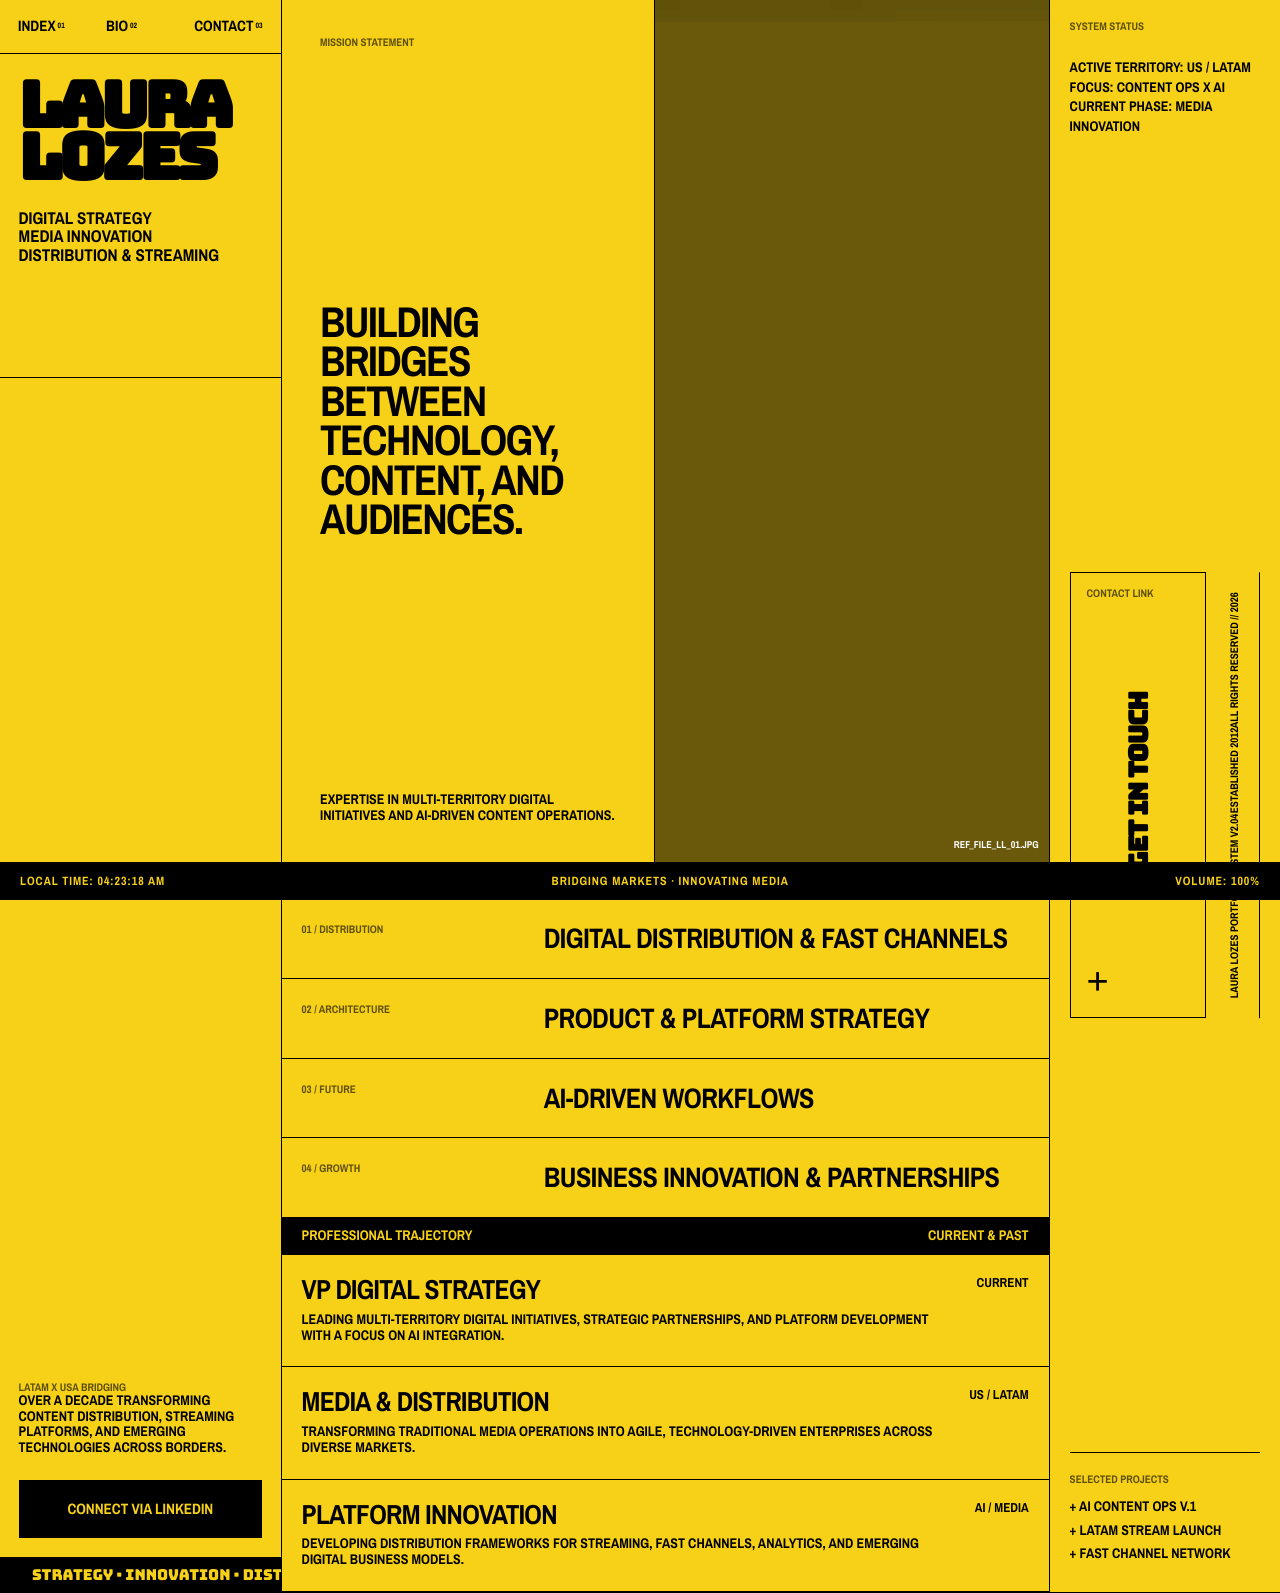
<file: index.html>
<!doctype html>
<html lang="en">
  <head>
    <meta charset="utf-8">
    <meta name="viewport" content="width=device-width, initial-scale=1">
    <title>Laura Lozes | Digital Strategy &amp; Media Innovation</title>
    <meta
      name="description"
      content="Laura Lozes builds bridges between technology, content, and audiences across Latin America and the U.S."
    >
    <meta
      property="og:title"
      content="Laura Lozes | Digital Strategy &amp; Media Innovation"
    >
    <meta
      property="og:description"
      content="Digital Strategy · Media Innovation · Distribution &amp; Streaming"
    >
    <meta property="og:type" content="website">
    <meta property="og:url" content="https://lauralozes.com/">
    <meta property="og:image" content="https://lauralozes.com/assets/laura-headshot.jpg">
    <meta name="twitter:card" content="summary_large_image">
    <meta
      name="twitter:title"
      content="Laura Lozes | Digital Strategy &amp; Media Innovation"
    >
    <meta
      name="twitter:description"
      content="Building bridges between technology, content, and audiences."
    >
    <meta name="twitter:image" content="https://lauralozes.com/assets/laura-headshot.jpg">
    <link rel="canonical" href="https://lauralozes.com/">
    <link rel="preconnect" href="https://fonts.googleapis.com">
    <link rel="preconnect" href="https://fonts.gstatic.com" crossorigin>
    <link
      href="https://fonts.googleapis.com/css2?family=Archivo+Black&amp;family=Archivo+Narrow:wght@400;700;900&amp;family=Bungee&amp;display=swap"
      rel="stylesheet"
    >
    <link rel="stylesheet" href="styles.css">
  </head>
  <body>
    <div class="portfolio-system" id="home">
      <aside class="left-rail" aria-label="Laura Lozes index">
        <nav class="system-nav" aria-label="Primary navigation">
          <a href="#home">Index <sup>01</sup></a>
          <a href="#bio">Bio <sup>02</sup></a>
          <a href="#contact">Contact <sup>03</sup></a>
        </nav>

        <section class="identity-block" aria-labelledby="hero-title">
          <h1 id="hero-title" class="display-title">Laura<br>Lozes</h1>
          <p class="discipline-list">
            Digital Strategy<br>
            Media Innovation<br>
            Distribution &amp; Streaming
          </p>
        </section>

        <section class="left-summary" aria-label="Market bridge summary">
          <p class="micro-label">Latam x USA Bridging</p>
          <p>
            Over a decade transforming content distribution, streaming
            platforms, and emerging technologies across borders.
          </p>
          <a
            class="solid-button"
            href="https://www.linkedin.com/in/laura-lozes-9369363/"
            target="_blank"
            rel="noreferrer"
          >
            Connect via LinkedIn
          </a>
        </section>

        <div class="ticker" aria-hidden="true">
          <span>Strategy · Innovation · Distribution · Streaming · AI Workflows · FAST Channels ·</span>
          <span>Strategy · Innovation · Distribution · Streaming · AI Workflows · FAST Channels ·</span>
        </div>
      </aside>

      <main class="middle-panel">
        <section id="bio" class="mission-panel" aria-labelledby="mission-title">
          <div class="mission-copy">
            <p class="micro-label">Mission Statement</p>
            <h2 id="mission-title">
              Building bridges between technology, content, and audiences.
            </h2>
            <p class="mission-note">
              Expertise in multi-territory digital initiatives and AI-driven
              content operations.
            </p>
          </div>

          <figure class="portrait-panel">
            <img
              src="assets/laura-headshot.jpg"
              alt="Professional headshot of Laura Lozes"
            >
            <figcaption>REF_FILE_LL_01.JPG</figcaption>
          </figure>
        </section>

        <section class="section-label" aria-label="Selected focus areas">
          <span>Selected Focus Areas</span>
          <span>See All +</span>
        </section>

        <section class="data-rows" aria-label="Focus areas">
          <article class="data-row">
            <p class="data-label">01 / Distribution</p>
            <h3>Digital Distribution &amp; FAST Channels</h3>
          </article>
          <article class="data-row">
            <p class="data-label">02 / Architecture</p>
            <h3>Product &amp; Platform Strategy</h3>
          </article>
          <article class="data-row">
            <p class="data-label">03 / Future</p>
            <h3>AI-Driven Workflows</h3>
          </article>
          <article class="data-row">
            <p class="data-label">04 / Growth</p>
            <h3>Business Innovation &amp; Partnerships</h3>
          </article>
        </section>

        <section class="section-label" aria-label="Professional trajectory">
          <span>Professional Trajectory</span>
          <span>Current &amp; Past</span>
        </section>

        <section class="trajectory-list" aria-label="Experience">
          <article class="trajectory-item">
            <div>
              <h3>VP Digital Strategy</h3>
              <p>
                Leading multi-territory digital initiatives, strategic
                partnerships, and platform development with a focus on AI
                integration.
              </p>
            </div>
            <span>Current</span>
          </article>
          <article class="trajectory-item">
            <div>
              <h3>Media &amp; Distribution</h3>
              <p>
                Transforming traditional media operations into agile,
                technology-driven enterprises across diverse markets.
              </p>
            </div>
            <span>US / LATAM</span>
          </article>
          <article class="trajectory-item">
            <div>
              <h3>Platform Innovation</h3>
              <p>
                Developing distribution frameworks for streaming, FAST channels,
                analytics, and emerging digital business models.
              </p>
            </div>
            <span>AI / Media</span>
          </article>
        </section>
      </main>

      <aside id="contact" class="right-rail" aria-label="System status and contact">
        <section class="status-block">
          <p class="micro-label">System Status</p>
          <p>
            Active Territory: US / LATAM<br>
            Focus: Content Ops x AI<br>
            Current Phase: Media Innovation
          </p>
        </section>

        <section class="contact-module">
          <a
            class="contact-box"
            href="https://www.linkedin.com/in/laura-lozes-9369363/"
            target="_blank"
            rel="noreferrer"
            aria-label="Contact Laura Lozes on LinkedIn"
          >
            <span class="data-label">Contact Link</span>
            <strong>Get in Touch</strong>
            <span class="plus">+</span>
          </a>
          <div class="vertical-meta" aria-hidden="true">
            <span>Laura Lozes Portfolio System v2.04</span>
            <span>Established 2012</span>
            <span>All Rights Reserved // 2026</span>
          </div>
        </section>

        <section class="projects-mini" aria-label="Selected projects">
          <p class="micro-label">Selected Projects</p>
          <ul>
            <li>AI Content Ops v.1</li>
            <li>LATAM Stream Launch</li>
            <li>FAST Channel Network</li>
          </ul>
        </section>
      </aside>
    </div>

    <footer class="system-footer">
      <span>Local Time: <span id="time">--:--:--</span></span>
      <span>Bridging Markets · Innovating Media</span>
      <span>Volume: 100%</span>
    </footer>

    <script src="script.js"></script>
  </body>
</html>
</file>
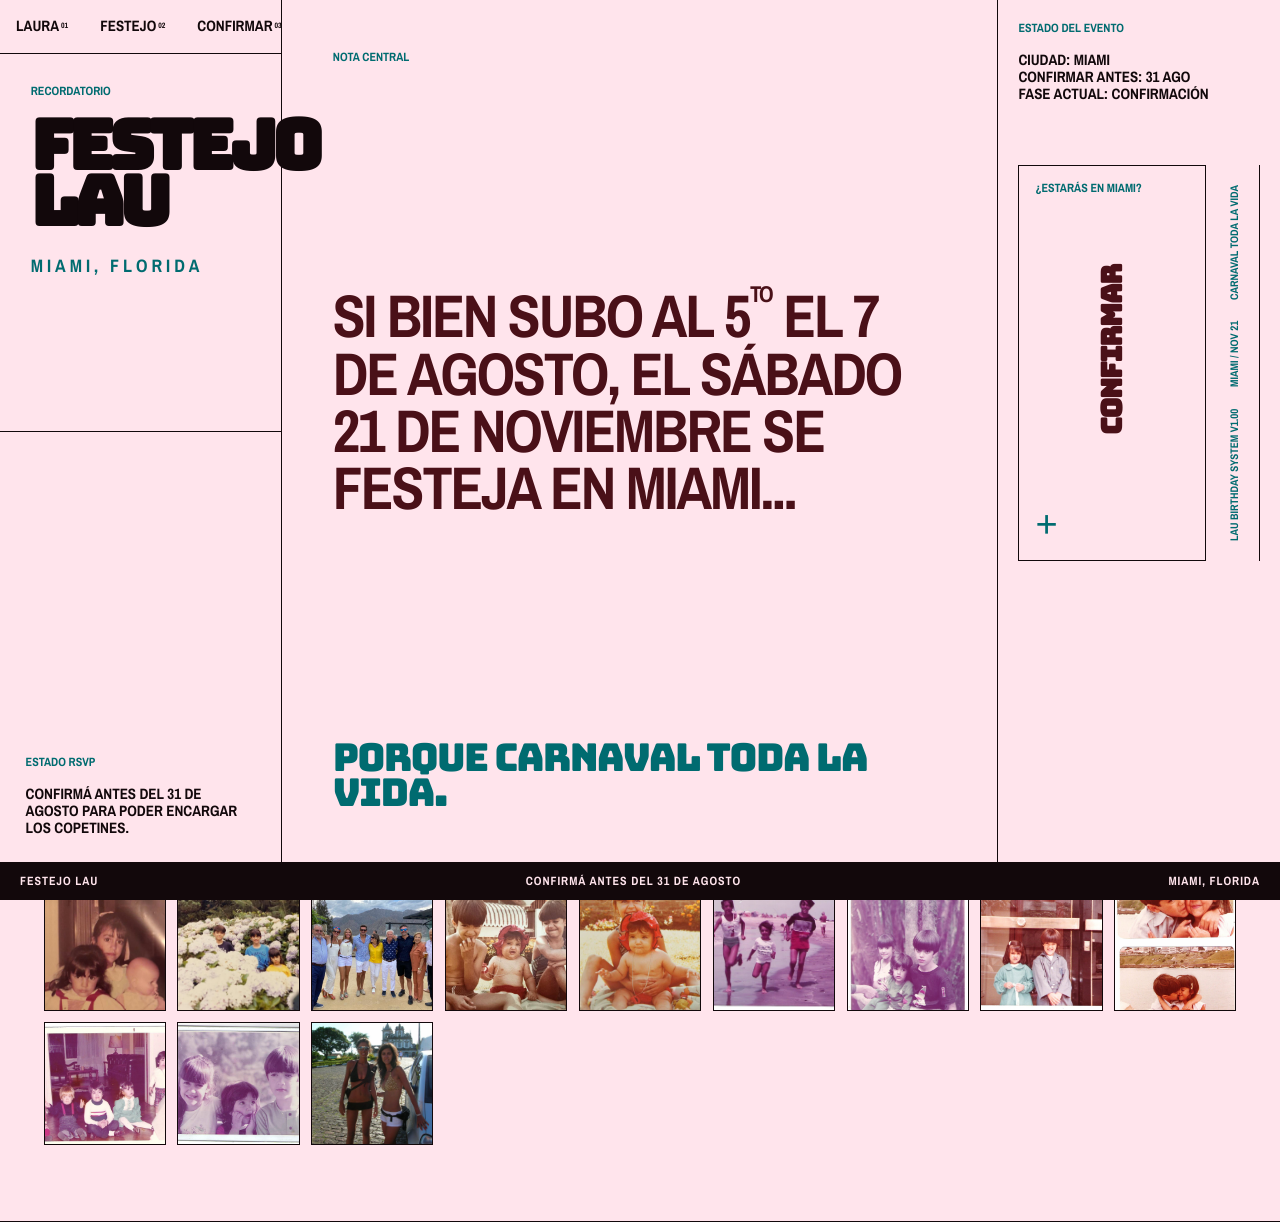
<file: cumple/index.html>
<!doctype html>
<html lang="es">
  <head>
    <meta charset="utf-8">
    <meta name="viewport" content="width=device-width, initial-scale=1">
    <title>Festejo Lau | Laura Lozes</title>
    <meta
      name="description"
      content="Recordatorio para el festejo de Lau en Miami."
    >
    <meta property="og:title" content="Festejo Lau">
    <meta
      property="og:description"
      content="Confirmá si estarás en Miami para el festejo de Lau."
    >
    <meta property="og:type" content="website">
    <meta property="og:url" content="https://lauralozes.com/cumple/">
    <meta name="twitter:card" content="summary">
    <link rel="canonical" href="https://lauralozes.com/cumple/">
    <link rel="preconnect" href="https://fonts.googleapis.com">
    <link rel="preconnect" href="https://fonts.gstatic.com" crossorigin>
    <link
      href="https://fonts.googleapis.com/css2?family=Archivo+Black&amp;family=Archivo+Narrow:wght@400;700;900&amp;family=Bungee&amp;display=swap"
      rel="stylesheet"
    >
    <link rel="stylesheet" href="styles.css?v=minimal-gallery">
  </head>
  <body>
    <main class="cumple-system">
      <aside class="event-rail" aria-label="Festejo Lau">
        <nav class="event-nav" aria-label="Navigation">
          <a href="/">Laura <sup>01</sup></a>
          <a href="#recordatorio">Festejo <sup>02</sup></a>
          <a href="#confirmar">Confirmar <sup>03</sup></a>
        </nav>

        <section class="event-title-block">
          <p class="micro-label">Recordatorio</p>
          <h1>Festejo<br>Lau</h1>
          <p class="event-kicker">Miami, Florida</p>
        </section>

        <section class="event-note">
          <p class="micro-label">Estado RSVP</p>
          <p>
            Confirmá antes del 31 de agosto para poder encargar los copetines.
          </p>
        </section>
      </aside>

      <section id="recordatorio" class="invite-panel" aria-labelledby="invite-title">
        <div class="invite-copy">
          <p class="micro-label">Nota Central</p>
          <h2 id="invite-title">
            Si bien subo al 5<sup class="ordinal-suffix">to</sup> el 7 de
            agosto, el sábado 21 de noviembre se festeja en Miami...
          </h2>
          <p class="carnaval">Porque carnaval toda la vida.</p>
        </div>
      </section>

      <aside id="confirmar" class="confirm-rail" aria-label="Confirm RSVP">
        <section class="date-block">
          <p class="micro-label">Estado del Evento</p>
          <p>
            Ciudad: Miami<br>
            Confirmar Antes: 31 Ago<br>
            Fase Actual: Confirmación
          </p>
        </section>

        <section class="rsvp-module">
          <a
            class="rsvp-box"
            href="https://docs.google.com/forms/d/e/1FAIpQLSdrkZthtlomDxTqO090mEGftI1Su4GBKMhbX-V1T3aHiUnGdw/viewform?pli=1"
            target="_blank"
            rel="noreferrer"
          >
            <span class="micro-label">¿Estarás en Miami?</span>
            <strong>Confirmar</strong>
            <span class="plus">+</span>
          </a>
          <div class="vertical-meta" aria-hidden="true">
            <span>Lau Birthday System v1.00</span>
            <span>Miami / Nov 21</span>
            <span>Carnaval Toda La Vida</span>
          </div>
        </section>
      </aside>
    </main>

    <section id="archivo" class="memory-gallery" aria-label="Fotos de recuerdo de Lau">
      <div class="photo-grid" aria-label="Fotos de recuerdo de Lau">
        <figure class="photo-card">
          <img
            src="/assets/cumple/festejo-01.jpg"
            alt="Foto de recuerdo de Lau 01"
            loading="lazy"
            decoding="async"
          >
        </figure>
        <figure class="photo-card">
          <img
            src="/assets/cumple/festejo-02.jpg"
            alt="Foto de recuerdo de Lau 02"
            loading="lazy"
            decoding="async"
          >
        </figure>
        <figure class="photo-card">
          <img
            src="/assets/cumple/festejo-03.jpg"
            alt="Foto de recuerdo de Lau 03"
            loading="lazy"
            decoding="async"
          >
        </figure>
        <figure class="photo-card">
          <img
            src="/assets/cumple/festejo-04.jpg"
            alt="Foto de recuerdo de Lau 04"
            loading="lazy"
            decoding="async"
          >
        </figure>
        <figure class="photo-card">
          <img
            src="/assets/cumple/festejo-05.jpg"
            alt="Foto de recuerdo de Lau 05"
            loading="lazy"
            decoding="async"
          >
        </figure>
        <figure class="photo-card">
          <img
            src="/assets/cumple/festejo-06.jpg"
            alt="Foto de recuerdo de Lau 06"
            loading="lazy"
            decoding="async"
          >
        </figure>
        <figure class="photo-card">
          <img
            src="/assets/cumple/festejo-07.jpg"
            alt="Foto de recuerdo de Lau 07"
            loading="lazy"
            decoding="async"
          >
        </figure>
        <figure class="photo-card">
          <img
            src="/assets/cumple/festejo-08.jpg"
            alt="Foto de recuerdo de Lau 08"
            loading="lazy"
            decoding="async"
          >
        </figure>
        <figure class="photo-card">
          <img
            src="/assets/cumple/festejo-09.jpg"
            alt="Foto de recuerdo de Lau 09"
            loading="lazy"
            decoding="async"
          >
        </figure>
        <figure class="photo-card">
          <img
            src="/assets/cumple/festejo-10.jpg"
            alt="Foto de recuerdo de Lau 10"
            loading="lazy"
            decoding="async"
          >
        </figure>
        <figure class="photo-card">
          <img
            src="/assets/cumple/festejo-11.jpg"
            alt="Foto de recuerdo de Lau 11"
            loading="lazy"
            decoding="async"
          >
        </figure>
        <figure class="photo-card">
          <img
            src="/assets/cumple/festejo-12.jpg"
            alt="Foto de recuerdo de Lau 12"
            loading="lazy"
            decoding="async"
          >
        </figure>
      </div>
    </section>

    <footer class="event-footer">
      <span>Festejo Lau</span>
      <span>Confirmá antes del 31 de agosto</span>
      <span>Miami, Florida</span>
    </footer>
  </body>
</html>
</file>
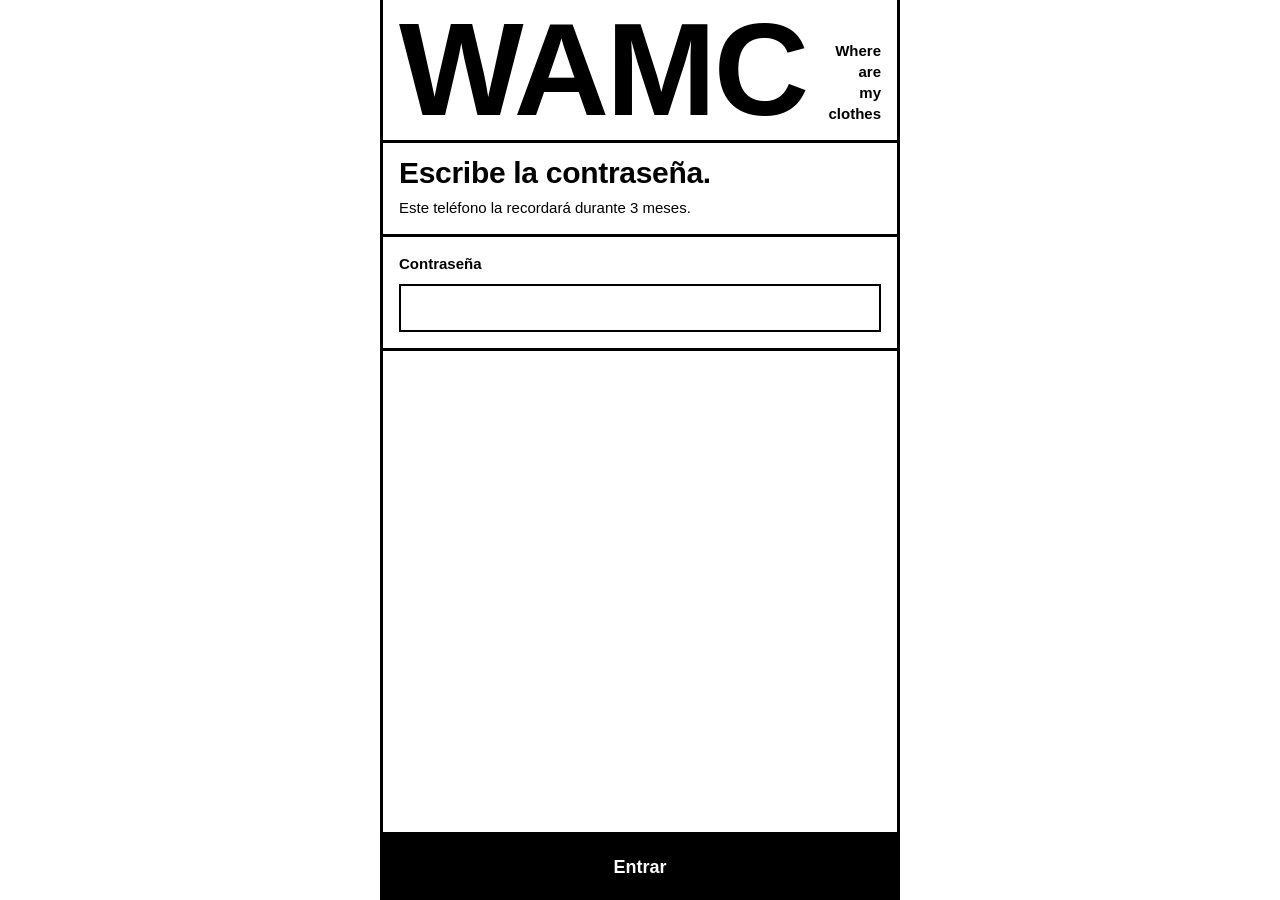
<file: wamc/index.html>
<!doctype html>
<html lang="es">
<head>
<meta charset="utf-8">
<meta name="viewport" content="width=device-width, initial-scale=1, viewport-fit=cover">
<meta name="theme-color" content="#ffffff">
<meta name="robots" content="noindex">
<meta http-equiv="Content-Security-Policy" content="default-src 'self'; img-src 'self' data: blob:; style-src 'self' 'unsafe-inline' https://fonts.googleapis.com; font-src https://fonts.gstatic.com; script-src 'self' 'unsafe-inline'">
<title>WAMC · Where Are My Clothes</title>
<link rel="preconnect" href="https://fonts.googleapis.com">
<link rel="preconnect" href="https://fonts.gstatic.com" crossorigin>
<link rel="stylesheet" href="https://fonts.googleapis.com/css2?family=Archivo:wdth,wght@62..125,400..900&display=swap">
<style>
  /* Ink Brutalist: black ink on white paper, heavy rules, one typeface, yellow for attention only. */
  :root {
    --white: #ffffff;
    --black: #000000;
    --grey: #767676;
    --mark: #ffe500;
    --error: #e4002b;
    --rule: 3px;
    --pad: 16px;
    --col: 520px; /* phone column; wider screens show the same layout centred */
    --font: 'Archivo', 'Helvetica Neue', Helvetica, Arial, sans-serif;
    color-scheme: light;
  }
  * { box-sizing: border-box; }
  html, body { margin: 0; }
  body {
    background: var(--white);
    color: var(--black);
    font: 400 15px/1.4 var(--font);
    -webkit-font-smoothing: antialiased;
    -webkit-tap-highlight-color: transparent;
    -webkit-text-size-adjust: 100%;
    overscroll-behavior-y: none;
  }
  body.locked { overflow: hidden; }
  p { margin: 0; }
  [hidden] { display: none !important; }

  .app {
    max-width: var(--col);
    min-height: 100vh;
    min-height: 100dvh;
    margin: 0 auto;
    padding-top: env(safe-area-inset-top);
    padding-bottom: calc(66px + env(safe-area-inset-bottom));
    overflow-x: clip;
  }
  @media (min-width: 527px) {
    .app, .sheet { border-inline: var(--rule) solid var(--black); }
  }
  .strip {
    padding: 16px var(--pad);
    border-bottom: var(--rule) solid var(--black);
  }

  /* ── Type ── */
  h1, h2, .item b {
    margin: 0;
    font-weight: 800;
    font-stretch: 62%;
    line-height: 0.92;
    letter-spacing: -0.01em;
  }
  h1 {
    font-size: clamp(64px, 26vw, 132px);
    line-height: 0.82;
    letter-spacing: -0.02em;
  }
  h2 { font-size: 30px; }
  .quiet { color: var(--grey); font-size: 13px; }
  .error { color: var(--error); font-weight: 600; }

  .masthead { display: flex; align-items: flex-end; justify-content: space-between; gap: 12px; }
  .masthead p { font-weight: 600; text-align: right; }

  /* ── Controls ── */
  button, input { font: inherit; color: inherit; }
  button {
    border: 2px solid var(--black);
    border-radius: 0;
    background: var(--white);
    min-height: 44px;
    padding: 9px 14px;
    font-weight: 600;
    cursor: pointer;
    touch-action: manipulation;
    -webkit-user-select: none;
    user-select: none;
  }
  button.primary,
  button:active {
    background: var(--black);
    color: var(--white);
  }
  button[aria-pressed='true'],
  button.primary:active {
    background: var(--mark);
    color: var(--black);
  }
  @media (hover: hover) {
    button:hover { background: var(--black); color: var(--white); }
    button[aria-pressed='true']:hover,
    button.primary:hover { background: var(--mark); color: var(--black); }
  }
  :focus-visible {
    outline: 3px solid var(--mark);
    outline-offset: 2px;
    box-shadow: 0 0 0 2px var(--black);
  }
  input[type='search'],
  input[type='text'],
  input[type='date'],
  input[type='password'] {
    display: block;
    width: 100%;
    min-height: 48px;
    padding: 11px 12px;
    font-size: 16px; /* below 16px iOS zooms the page on focus */
    background: var(--white);
    border: 2px solid var(--black);
    border-radius: 0;
    -webkit-appearance: none;
    appearance: none;
  }
  input::placeholder { color: var(--grey); opacity: 1; }
  input:focus {
    outline: 3px solid var(--mark);
    outline-offset: 2px;
    box-shadow: 0 0 0 2px var(--black);
  }
  label, .label { display: block; margin-bottom: 10px; font-weight: 600; }
  label .quiet, .label .quiet { margin-left: 6px; font-weight: 400; }

  /* ── Garments: a ruled sheet, one cell per garment ── */
  /* every cell draws its right rule; the last column's is pushed off the edge and clipped */
  .grid {
    display: grid;
    grid-template-columns: 1fr 1fr;
    margin-right: calc(-1 * var(--rule));
  }
  .item {
    display: flex;
    flex-direction: column;
    min-width: 0;
    padding: 0;
    border: 0;
    border-right: var(--rule) solid var(--black);
    border-bottom: var(--rule) solid var(--black);
    background: var(--white);
    color: var(--black);
    text-align: left;
    font-weight: 400;
  }
  .item:active { background: var(--mark); color: var(--black); }
  @media (hover: hover) { .item:hover { background: var(--mark); color: var(--black); } }
  .item img {
    display: block;
    width: 100%;
    aspect-ratio: 1;
    object-fit: cover;
    border-bottom: 1.5px solid var(--black);
  }
  .item div { padding: 10px var(--pad) 14px; overflow-wrap: anywhere; }
  .item span { display: block; margin-bottom: 6px; font-size: 13px; }
  .item b { display: block; font-size: 24px; }

  .empty h2 { margin-bottom: 10px; }

  .add {
    position: fixed;
    left: 50%;
    bottom: 0;
    width: min(100%, var(--col));
    transform: translateX(-50%);
    padding: 20px var(--pad) calc(20px + env(safe-area-inset-bottom));
    border-width: var(--rule) 0 0;
    font-size: 18px;
    text-align: left;
  }

  /* ── Garment sheet ── */
  .sheet {
    position: fixed;
    top: 0;
    bottom: 0;
    left: 50%;
    width: min(100%, var(--col));
    transform: translateX(-50%);
    display: flex;
    flex-direction: column;
    overflow-y: auto;
    overscroll-behavior: contain;
    background: var(--white);
    padding-top: env(safe-area-inset-top);
  }
  .sheet > form, .sheet-body { flex: 1 0 auto; display: flex; flex-direction: column; }
  .sheet-head { display: flex; align-items: flex-end; justify-content: space-between; gap: 12px; }
  .thumb {
    display: block;
    flex: none;
    width: 132px;
    height: 132px;
    object-fit: cover;
    border: 2px solid var(--black);
  }
  .row { display: flex; align-items: flex-end; gap: 8px; }
  .row input { flex: 1; min-width: 0; }
  .stack { display: flex; flex-direction: column; align-items: flex-start; gap: 8px; }
  .strip .second { margin-top: 16px; }
  .uses:empty + .second { margin-top: 0; }

  /* ── Garment detail: the place is the answer, so it is the poster ── */
  .poster {
    margin-top: 8px;
    font-size: clamp(44px, 15vw, 76px);
    line-height: 0.86;
    letter-spacing: -0.02em;
    overflow-wrap: anywhere;
  }
  .full { display: block; width: 100%; border-bottom: var(--rule) solid var(--black); }
  .strip .full { border: 2px solid var(--black); }
  .fact { font-size: 24px; font-weight: 800; font-stretch: 62%; line-height: 1; overflow-wrap: anywhere; }
  .facts { display: flex; gap: 28px; }
  .uses { list-style: none; margin: 0; padding: 0; }
  .uses li {
    display: flex;
    align-items: center;
    justify-content: space-between;
    gap: 12px;
    padding: 10px 0;
    border-top: 1.5px solid var(--black);
  }
  .uses .fact + p { margin-top: 4px; }
  .gate h2 { margin-bottom: 10px; }
  .gate #repeatWrap, .gate .error { margin-top: 16px; }
  button:disabled { border-color: var(--grey); color: var(--grey); cursor: default; }
  button.primary:disabled { background: var(--grey); color: var(--white); }
  .chips { display: flex; flex-wrap: wrap; gap: 8px; }
  .chips:not(:empty) { margin-bottom: 10px; }
  .actions {
    position: sticky;
    bottom: 0;
    display: flex;
    gap: 2px;
    margin-top: auto;
    background: var(--black);
    border-top: var(--rule) solid var(--black);
  }
  .actions button {
    flex: 1;
    border: 0;
    padding: 20px 10px calc(20px + env(safe-area-inset-bottom));
    font-size: 18px;
  }
  .actions .danger { flex: 0 0 auto; padding-inline: 18px; color: var(--error); }
  .actions .danger:active { background: var(--error); color: var(--white); }
  @media (hover: hover) { .actions .danger:hover { background: var(--error); color: var(--white); } }
</style>
</head>
<body>
<main class="app">
  <header class="strip masthead">
    <h1>WAMC</h1>
    <p>Where are<br>my clothes<br><span id="count" class="quiet"></span></p>
  </header>

  <div id="searchStrip" class="strip" hidden>
    <input id="search" type="search" placeholder="Buscar prenda, AKA, color o lugar" aria-label="Buscar prenda, AKA, color o lugar" autocomplete="off" enterkeyhint="search">
  </div>
  <div id="grid" class="grid"></div>
  <div id="empty" class="strip empty" hidden>
    <h2 id="emptyTitle"></h2>
    <p id="emptyText"></p>
  </div>
  <div id="logoutStrip" class="strip" hidden>
    <button id="logout" type="button">Cerrar sesión</button>
  </div>
</main>

<button id="add" class="add primary" type="button" hidden>Añadir prenda</button>
<input id="camera" type="file" accept="image/*" capture="environment" hidden>
<input id="placeCamera" type="file" accept="image/*" capture="environment" hidden>

<section id="sheet" class="sheet" hidden>
  <form id="form" autocomplete="off">
    <div class="strip sheet-head">
      <h2 id="sheetTitle"></h2>
      <img id="preview" class="thumb" alt="Foto de la prenda">
    </div>

    <div class="strip">
      <label for="type">Tipo de prenda</label>
      <div id="typeChips" class="chips"></div>
      <input id="type" type="text" placeholder="Camiseta, pantalón" maxlength="40" autocapitalize="sentences" enterkeyhint="next" required>
    </div>

    <div class="strip">
      <label for="place">Dónde está</label>
      <div id="placeChips" class="chips"></div>
      <input id="place" type="text" placeholder="Armario, cajón 2, maleta" maxlength="60" autocapitalize="sentences" enterkeyhint="next" required>
    </div>

    <div class="strip">
      <label for="aka">AKA <span class="quiet">Opcional</span></label>
      <input id="aka" type="text" placeholder="Conjuntito Carmen" maxlength="60" autocapitalize="sentences" enterkeyhint="next">
    </div>

    <div class="strip">
      <label for="color">Color <span class="quiet">Opcional</span></label>
      <div id="colorChips" class="chips"></div>
      <input id="color" type="text" placeholder="Rosa, azul marino" maxlength="30" autocapitalize="sentences" enterkeyhint="next">
    </div>

    <div class="strip">
      <label for="fabric">Tipo de tela <span class="quiet">Opcional</span></label>
      <div id="fabricChips" class="chips"></div>
      <input id="fabric" type="text" placeholder="Lino, algodón" maxlength="30" autocapitalize="sentences" enterkeyhint="next">
    </div>

    <div class="strip">
      <p class="label">Foto del lugar <span class="quiet">Opcional</span></p>
      <div class="row">
        <img id="placePreview" class="thumb" alt="Foto del lugar" hidden>
        <div class="stack">
          <button id="placeShot" type="button">Hacer foto del lugar</button>
          <button id="placeRemove" type="button" hidden>Quitar foto</button>
        </div>
      </div>
    </div>

    <div class="strip">
      <p class="label">Cuándo lo usé <span class="quiet">Opcional</span></p>
      <ul id="wornList" class="uses"></ul>
      <label for="wornDate" class="second">Fecha</label>
      <div class="row">
        <input id="wornDate" type="date">
        <button id="wornToday" type="button">Hoy</button>
      </div>
      <label for="wornPlace" class="second">Dónde lo usé</label>
      <input id="wornPlace" type="text" placeholder="Boda, oficina, viaje" maxlength="60" autocapitalize="sentences" enterkeyhint="done">
      <button id="wornAdd" class="second" type="button">Añadir otro uso</button>
    </div>

    <p id="formError" class="strip error" role="alert" hidden></p>

    <div class="actions">
      <button id="del" class="danger" type="button" hidden>Borrar</button>
      <button id="cancel" type="button">Cancelar</button>
      <button id="save" class="primary" type="submit">Guardar</button>
    </div>
  </form>
</section>

<section id="detail" class="sheet" hidden>
  <div class="sheet-body">
    <div class="strip">
      <p id="detailType" class="label"></p>
      <h2 id="detailPlace" class="poster"></h2>
    </div>
    <img id="detailPhoto" class="full" alt="">
    <div id="detailAkaStrip" class="strip" hidden>
      <p class="label">AKA</p>
      <p id="detailAka" class="fact"></p>
    </div>
    <div id="detailFacts" class="strip facts" hidden>
      <div id="detailColorBox">
        <p class="label">Color</p>
        <p id="detailColor" class="fact"></p>
      </div>
      <div id="detailFabricBox">
        <p class="label">Tipo de tela</p>
        <p id="detailFabric" class="fact"></p>
      </div>
    </div>
    <div id="detailPlaceStrip" class="strip" hidden>
      <p class="label">Foto del lugar</p>
      <img id="detailPlacePhoto" class="full" alt="Foto del lugar">
    </div>
    <div id="detailWornStrip" class="strip" hidden>
      <p class="label">Cuándo lo usé</p>
      <ul id="detailWorn" class="uses"></ul>
    </div>
    <div class="actions">
      <button id="detailClose" type="button">Cerrar</button>
      <button id="detailEdit" class="primary" type="button">Editar</button>
    </div>
  </div>
</section>

<section id="gate" class="sheet gate" hidden>
  <form id="gateForm">
    <header class="strip masthead">
      <h1>WAMC</h1>
      <p>Where are<br>my clothes</p>
    </header>
    <div class="strip">
      <h2 id="gateTitle"></h2>
      <p id="gateText"></p>
    </div>
    <div class="strip">
      <label for="password">Contraseña</label>
      <input id="password" type="password" minlength="8" maxlength="200" autocomplete="current-password" required>
      <div id="repeatWrap" hidden>
        <label for="password2">Repite la contraseña</label>
        <input id="password2" type="password" maxlength="200" autocomplete="new-password">
      </div>
      <p id="gateError" class="error" role="alert" hidden></p>
    </div>
    <div class="actions">
      <button id="enter" class="primary" type="submit">Entrar</button>
    </div>
  </form>
</section>

<script>
(() => {
  const TYPES = ['Camiseta', 'Camisa', 'Jersey', 'Pantalón', 'Falda', 'Vestido', 'Chaqueta', 'Abrigo', 'Zapatos', 'Accesorio'];
  const COLORS = ['Blanco', 'Negro', 'Gris', 'Azul', 'Rojo', 'Verde', 'Amarillo', 'Rosa', 'Naranja', 'Morado', 'Marrón', 'Beige'];
  const FABRICS = ['Algodón', 'Lino', 'Lana', 'Seda', 'Vaquero', 'Poliéster', 'Punto', 'Cuero'];
  const MAX_SIDE = 1000;

  const $ = (id) => document.getElementById(id);
  const grid = $('grid'), empty = $('empty'), search = $('search');
  const sheet = $('sheet'), detail = $('detail'), gate = $('gate');
  const typeInput = $('type'), placeInput = $('place'), preview = $('preview');
  const akaInput = $('aka'), colorInput = $('color'), fabricInput = $('fabric');

  let items = [];
  let editing = null; // a saved garment being edited, or { blob } for a new one; placeBlob / removePlacePhoto track the place photo
  let viewing = null;
  let gateMode = 'login';

  // --- server (photos and list live on the hosting, nothing is kept on the phone) ---
  async function api(action, body) {
    const options = { headers: { 'X-WAMC': '1' }, credentials: 'same-origin' };
    if (body instanceof FormData) {
      Object.assign(options, { method: 'POST', body });
    } else if (body) {
      Object.assign(options, { method: 'POST', body: JSON.stringify(body) });
      options.headers['Content-Type'] = 'application/json';
    }
    let res;
    try {
      res = await fetch('api.php?a=' + action, options);
    } catch (err) {
      throw new Error('Sin conexión. Comprueba internet y vuelve a intentarlo.');
    }
    const data = await res.json().catch(() => ({}));
    if (res.status === 401 && action !== 'login') showGate('login');
    if (!res.ok) throw new Error(data.error || 'El servidor ha fallado. Vuelve a intentarlo.');
    return data;
  }

  const photoUrl = (name) => 'api.php?a=photo&f=' + name;

  // Show a freshly taken photo (Blob), a saved one (name), or nothing.
  function setImage(img, source) {
    if (img.src.startsWith('blob:')) URL.revokeObjectURL(img.src);
    if (!source) img.removeAttribute('src');
    else img.src = source instanceof Blob ? URL.createObjectURL(source) : photoUrl(source);
  }

  // Only one full-screen layer is open at a time; the page behind must not scroll.
  function show(layer) {
    for (const each of [sheet, detail, gate]) each.hidden = each !== layer;
    document.body.classList.toggle('locked', Boolean(layer));
    if (layer) layer.scrollTop = 0;
  }

  // Lower case without accents, so "marron" finds "Marrón".
  const plain = (text) => text.toLowerCase().normalize('NFD').replace(/[\u0300-\u036f]/g, '');

  function today() {
    const now = new Date();
    return [now.getFullYear(), String(now.getMonth() + 1).padStart(2, '0'), String(now.getDate()).padStart(2, '0')].join('-');
  }

  function longDate(iso) {
    const [year, month, day] = iso.split('-').map(Number);
    return new Date(year, month - 1, day).toLocaleDateString('es', { day: 'numeric', month: 'long', year: 'numeric' });
  }

  async function load() {
    items = (await api('list')).items.reverse(); // the server keeps them oldest first
    render();
  }

  // --- photo ---
  function loadImage(file) {
    return new Promise((resolve, reject) => {
      const url = URL.createObjectURL(file);
      const img = new Image();
      img.onload = () => { URL.revokeObjectURL(url); resolve(img); };
      img.onerror = () => { URL.revokeObjectURL(url); reject(new Error('No se ha podido leer la foto. Prueba a hacerla otra vez.')); };
      img.src = url;
    });
  }

  async function shrink(file) {
    const img = await loadImage(file);
    const scale = Math.min(1, MAX_SIDE / Math.max(img.width, img.height));
    const canvas = document.createElement('canvas');
    canvas.width = Math.round(img.width * scale);
    canvas.height = Math.round(img.height * scale);
    canvas.getContext('2d').drawImage(img, 0, 0, canvas.width, canvas.height);
    return new Promise((resolve, reject) => {
      canvas.toBlob((blob) => blob ? resolve(blob) : reject(new Error('No se ha podido preparar la foto.')), 'image/jpeg', 0.8);
    });
  }

  // --- ui ---
  function say(el, message) {
    el.textContent = message || '';
    el.hidden = !message;
  }

  function chips(container, values, input) {
    container.replaceChildren(...values.map((value) => {
      const b = document.createElement('button');
      b.type = 'button';
      b.className = 'chip';
      b.textContent = value;
      b.onclick = () => {
        input.value = b.getAttribute('aria-pressed') === 'true' ? '' : value; // tapping the selected one clears it
        mark(container, input);
      };
      return b;
    }));
    mark(container, input);
  }

  function mark(container, input) {
    const current = input.value.trim().toLowerCase();
    for (const chip of container.children) {
      chip.setAttribute('aria-pressed', String(chip.textContent.toLowerCase() === current));
    }
  }

  // Values already used for a field, newest first, then any starter suggestions not yet used.
  function suggestions(field, starters = []) {
    const seen = new Map();
    for (const value of [...items.map((it) => it[field]), ...starters]) {
      if (!value) continue;
      const key = value.toLowerCase();
      if (!seen.has(key)) seen.set(key, value);
    }
    return [...seen.values()].slice(0, 16);
  }

  function showPlacePhoto() {
    const source = editing.placeBlob || (!editing.removePlacePhoto && editing.placePhoto) || null;
    setImage($('placePreview'), source);
    $('placePreview').hidden = $('placeRemove').hidden = !source;
    $('placeShot').textContent = source ? 'Cambiar foto' : 'Hacer foto del lugar';
  }

  // One line of the "when I wore it" list; with onRemove it gets a remove button.
  function useRow(use, onRemove) {
    const row = document.createElement('li');
    const text = document.createElement('div');
    const main = document.createElement('p');
    main.className = 'fact';
    main.textContent = use.date ? longDate(use.date) : use.place;
    text.append(main);
    if (use.date && use.place) {
      const where = document.createElement('p');
      where.textContent = use.place;
      text.append(where);
    }
    row.append(text);
    if (onRemove) {
      const remove = document.createElement('button');
      remove.type = 'button';
      remove.textContent = 'Quitar';
      remove.onclick = onRemove;
      row.append(remove);
    }
    return row;
  }

  function pendingUse() {
    const date = $('wornDate').value, place = $('wornPlace').value.trim();
    return date || place ? { date, place } : null;
  }

  function newestFirst(uses) {
    return uses.sort((a, b) => b.date.localeCompare(a.date));
  }

  function showUses() {
    $('wornList').replaceChildren(...editing.worn.map((use) => useRow(use, () => {
      editing.worn.splice(editing.worn.indexOf(use), 1);
      showUses();
    })));
  }

  function openDetail(item) {
    viewing = item;
    $('detailType').textContent = item.type;
    $('detailPlace').textContent = item.place;
    setImage($('detailPhoto'), item.photo);
    $('detailPhoto').alt = item.type;
    $('detailPlaceStrip').hidden = !item.placePhoto;
    setImage($('detailPlacePhoto'), item.placePhoto);
    $('detailAkaStrip').hidden = !item.aka;
    $('detailAka').textContent = item.aka;
    $('detailFacts').hidden = !item.color && !item.fabric;
    $('detailColorBox').hidden = !item.color;
    $('detailFabricBox').hidden = !item.fabric;
    $('detailColor').textContent = item.color;
    $('detailFabric').textContent = item.fabric;
    $('detailWornStrip').hidden = item.worn.length === 0;
    $('detailWorn').replaceChildren(...item.worn.map((use) => useRow(use)));
    show(detail);
  }

  function openSheet(entry) {
    editing = entry;
    setImage(preview, entry.blob || entry.photo);
    typeInput.value = entry.type || '';
    placeInput.value = entry.place || '';
    akaInput.value = entry.aka || '';
    colorInput.value = entry.color || '';
    fabricInput.value = entry.fabric || '';
    chips($('colorChips'), suggestions('color', COLORS), colorInput);
    chips($('fabricChips'), suggestions('fabric', FABRICS), fabricInput);
    entry.worn = (entry.worn || []).map((use) => ({ ...use }));
    $('wornDate').value = $('wornPlace').value = '';
    showUses();
    showPlacePhoto();
    chips($('typeChips'), suggestions('type', TYPES), typeInput);
    chips($('placeChips'), suggestions('place'), placeInput);
    $('del').hidden = entry.id == null;
    $('sheetTitle').textContent = entry.id == null ? 'Nueva prenda' : 'Editar prenda';
    say($('formError'), '');
    busy(false);
    show(sheet);
  }

  function closeSheet() {
    show(null);
    setImage(preview, null);
    setImage($('placePreview'), null);
    editing = null;
  }

  function busy(on) {
    for (const button of sheet.querySelectorAll('button')) button.disabled = on;
    $('save').textContent = on ? 'Guardando' : 'Guardar';
  }

  function showGate(mode) {
    gateMode = mode;
    const setup = mode === 'setup';
    $('gateTitle').textContent = setup ? 'Crea la contraseña.' : 'Escribe la contraseña.';
    $('gateText').textContent = setup
      ? 'Protege tu armario. Solo quien la sepa podrá ver, añadir o borrar prendas. Mínimo 8 caracteres.'
      : 'Este teléfono la recordará durante 3 meses.';
    $('repeatWrap').hidden = !setup;
    $('password').autocomplete = setup ? 'new-password' : 'current-password';
    $('password2').required = setup;
    $('enter').textContent = setup ? 'Crear contraseña' : 'Entrar';
    $('password').value = $('password2').value = '';
    say($('gateError'), '');
    if (!sheet.hidden) closeSheet();
    $('add').hidden = true;
    show(gate);
  }

  async function enter() {
    show(null);
    $('add').hidden = false;
    $('logoutStrip').hidden = false;
    try {
      await load();
    } catch (err) {
      if (gate.hidden) problem(err.message);
    }
  }

  function problem(message) {
    grid.replaceChildren();
    $('searchStrip').hidden = true;
    empty.hidden = false;
    $('emptyTitle').textContent = 'No se ha podido cargar.';
    $('emptyText').textContent = message;
  }

  function render() {
    const q = plain(search.value.trim());
    const shown = q
      ? items.filter((it) => plain([it.type, it.aka, it.place, it.color, it.fabric, ...it.worn.map((use) => use.place)].join(' ')).includes(q))
      : items;

    grid.replaceChildren(...shown.map((it) => {
      const card = document.createElement('button');
      card.type = 'button';
      card.className = 'item';
      const img = document.createElement('img');
      img.src = photoUrl(it.photo);
      img.alt = it.type;
      img.loading = 'lazy';
      const info = document.createElement('div');
      const type = document.createElement('span');
      type.textContent = [it.aka || it.type, it.color].filter(Boolean).join(', ');
      const place = document.createElement('b');
      place.textContent = it.place;
      info.append(type, place);
      card.append(img, info);
      card.onclick = () => openDetail(it);
      return card;
    }));

    $('searchStrip').hidden = items.length === 0;
    $('count').textContent = items.length === 1 ? '1 prenda' : items.length ? items.length + ' prendas' : '';
    empty.hidden = shown.length > 0;
    $('emptyTitle').textContent = items.length ? 'Nada coincide.' : 'Fotografía tu primera prenda.';
    $('emptyText').textContent = items.length
      ? 'Prueba con otro tipo de prenda, AKA o lugar.'
      : 'Después apunta qué es y dónde la guardas.';
  }

  // --- events ---
  $('add').onclick = () => $('camera').click();

  $('camera').onchange = async (e) => {
    const file = e.target.files[0];
    e.target.value = '';
    if (!file) return;
    try {
      openSheet({ blob: await shrink(file) });
    } catch (err) {
      problem(err.message);
    }
  };

  typeInput.oninput = () => mark($('typeChips'), typeInput);
  typeInput.onkeydown = (e) => {
    if (e.key === 'Enter') { e.preventDefault(); placeInput.focus(); }
  };
  placeInput.oninput = () => mark($('placeChips'), placeInput);
  placeInput.onkeydown = (e) => {
    if (e.key === 'Enter') { e.preventDefault(); akaInput.focus(); }
  };
  akaInput.onkeydown = (e) => {
    if (e.key === 'Enter') { e.preventDefault(); colorInput.focus(); }
  };
  colorInput.onkeydown = (e) => {
    if (e.key === 'Enter') { e.preventDefault(); fabricInput.focus(); }
  };
  fabricInput.onkeydown = (e) => {
    if (e.key === 'Enter') { e.preventDefault(); fabricInput.blur(); }
  };
  colorInput.oninput = () => mark($('colorChips'), colorInput);
  fabricInput.oninput = () => mark($('fabricChips'), fabricInput);
  search.oninput = render;
  $('cancel').onclick = closeSheet;
  $('detailClose').onclick = () => show(null);
  $('detailEdit').onclick = () => openSheet({ ...viewing });

  $('placeShot').onclick = () => $('placeCamera').click();
  $('placeCamera').onchange = async (e) => {
    const file = e.target.files[0];
    e.target.value = '';
    if (!file || !editing) return;
    try {
      editing.placeBlob = await shrink(file);
      showPlacePhoto();
      say($('formError'), '');
    } catch (err) {
      say($('formError'), err.message);
    }
  };
  $('placeRemove').onclick = () => {
    editing.placeBlob = null;
    editing.removePlacePhoto = true;
    showPlacePhoto();
  };
  $('wornToday').onclick = () => { $('wornDate').value = today(); };
  $('wornAdd').onclick = () => {
    const use = pendingUse();
    if (!use) return $('wornDate').focus();
    editing.worn.push(use);
    newestFirst(editing.worn);
    $('wornDate').value = $('wornPlace').value = '';
    showUses();
  };

  $('form').onsubmit = async (e) => {
    e.preventDefault();
    const type = typeInput.value.trim();
    const place = placeInput.value.trim();
    if (!type || !place || !editing) return;
    const body = new FormData();
    body.set('type', type);
    body.set('place', place);
    body.set('aka', akaInput.value.trim());
    body.set('color', colorInput.value.trim());
    body.set('fabric', fabricInput.value.trim());
    // A use typed in but not yet added to the list is saved too.
    body.set('worn', JSON.stringify(editing.worn.concat(pendingUse() || [])));
    if (editing.id != null) body.set('id', editing.id);
    else body.set('photo', editing.blob, 'photo.jpg');
    if (editing.placeBlob) body.set('placePhoto', editing.placeBlob, 'place.jpg');
    else if (editing.removePlacePhoto) body.set('removePlacePhoto', '1');
    busy(true);
    try {
      await api('save', body);
      closeSheet();
      await load();
    } catch (err) {
      if (!sheet.hidden) { busy(false); say($('formError'), err.message); }
    }
  };

  $('del').onclick = async () => {
    if (!confirm('¿Borrar esta prenda? La foto se elimina del servidor y no se puede recuperar.')) return;
    busy(true);
    try {
      await api('delete', { id: editing.id });
      closeSheet();
      await load();
    } catch (err) {
      if (!sheet.hidden) { busy(false); say($('formError'), err.message); }
    }
  };

  $('gateForm').onsubmit = async (e) => {
    e.preventDefault();
    const password = $('password').value;
    if (gateMode === 'setup' && password !== $('password2').value) {
      say($('gateError'), 'Las dos contraseñas no coinciden.');
      return;
    }
    $('enter').disabled = true;
    try {
      await api(gateMode, { password });
      await enter();
    } catch (err) {
      say($('gateError'), err.message);
    } finally {
      $('enter').disabled = false;
    }
  };

  $('logout').onclick = async () => {
    try {
      await api('logout', {});
    } catch (err) {
      return problem(err.message);
    }
    items = [];
    render();
    $('logoutStrip').hidden = true;
    showGate('login');
  };

  api('state')
    .then((state) => state.auth ? enter() : showGate(state.setup ? 'setup' : 'login'))
    .catch((err) => problem(err.message));
})();
</script>
</body>
</html>
</file>
<file: styles.css>
:root {
  --yellow: #f7d117;
  --black: #000000;
  --white: #ffffff;
  --border-width: 1.5px;
  --border: var(--border-width) solid var(--black);
  --footer-h: 38px;
}

* {
  box-sizing: border-box;
}

html {
  scroll-behavior: smooth;
}

body {
  margin: 0;
  background: var(--yellow);
  color: var(--black);
  font-family: "Archivo Narrow", Impact, Haettenschweiler, "Arial Narrow Bold", sans-serif;
  line-height: 1.08;
  -webkit-font-smoothing: antialiased;
  text-rendering: geometricPrecision;
}

a {
  color: inherit;
  text-decoration: none;
}

img {
  display: block;
  max-width: 100%;
}

.portfolio-system {
  display: grid;
  grid-template-columns:
    minmax(250px, 20vw)
    minmax(340px, 1fr)
    minmax(340px, 31vw)
    minmax(240px, 17vw);
  min-height: calc(100svh - var(--footer-h));
  border-bottom: var(--border);
}

.left-rail,
.middle-panel,
.right-rail {
  min-width: 0;
}

.left-rail {
  display: flex;
  min-height: calc(100svh - var(--footer-h));
  flex-direction: column;
  border-right: var(--border);
}

.system-nav {
  display: grid;
  grid-template-columns: repeat(3, 1fr);
  min-height: 54px;
  border-bottom: var(--border);
}

.system-nav a {
  display: flex;
  align-items: center;
  padding: 0 18px;
  font-size: clamp(15px, 1.05vw, 21px);
  font-weight: 900;
  letter-spacing: 0;
  text-transform: uppercase;
}

sup {
  margin-left: 2px;
  font-size: 0.52em;
}

.identity-block {
  min-height: 36vh;
  border-bottom: var(--border);
  padding: clamp(22px, 2vw, 36px) clamp(18px, 1.45vw, 28px);
}

.display-title {
  margin: 0;
  font-family: "Bungee", "Archivo Black", Impact, sans-serif;
  font-size: clamp(58px, 5.6vw, 112px);
  font-weight: 900;
  letter-spacing: -0.07em;
  line-height: 0.82;
  text-transform: uppercase;
}

.discipline-list {
  margin: clamp(22px, 2vw, 34px) 0 0;
  font-size: clamp(17px, 1.15vw, 25px);
  font-weight: 900;
  line-height: 1.08;
  text-transform: uppercase;
}

.left-summary {
  display: flex;
  flex: 1;
  flex-direction: column;
  justify-content: flex-end;
  padding: clamp(18px, 1.45vw, 28px);
}

.left-summary p:not(.micro-label) {
  max-width: 420px;
  margin: 0;
  font-size: clamp(14px, 0.86vw, 18px);
  font-weight: 900;
  line-height: 1.1;
  text-transform: uppercase;
}

.micro-label,
.data-label {
  margin: 0;
  color: rgba(0, 0, 0, 0.62);
  font-size: clamp(11px, 0.7vw, 14px);
  font-weight: 900;
  line-height: 1;
  text-transform: uppercase;
}

.solid-button {
  display: flex;
  min-height: 58px;
  align-items: center;
  justify-content: center;
  margin-top: 24px;
  background: var(--black);
  color: var(--yellow);
  font-size: clamp(15px, 1vw, 20px);
  font-weight: 900;
  text-transform: uppercase;
}

.solid-button:hover,
.contact-box:hover {
  background: var(--white);
  color: var(--black);
}

.ticker {
  display: flex;
  overflow: hidden;
  border-top: var(--border);
  background: var(--black);
  color: var(--yellow);
  white-space: nowrap;
}

.ticker span {
  display: inline-block;
  padding: 9px 32px;
  font-family: "Bungee", "Archivo Black", Impact, sans-serif;
  font-size: 15px;
  text-transform: uppercase;
  animation: ticker 22s linear infinite;
}

@keyframes ticker {
  from {
    transform: translateX(0);
  }
  to {
    transform: translateX(-100%);
  }
}

.middle-panel {
  grid-column: span 2;
  border-right: var(--border);
}

.mission-panel {
  display: grid;
  grid-template-columns: minmax(320px, 0.95fr) minmax(320px, 1fr);
  min-height: calc(100svh - var(--footer-h));
}

.mission-copy {
  display: flex;
  flex-direction: column;
  justify-content: space-between;
  border-right: var(--border);
  padding: clamp(30px, 3vw, 54px);
}

.mission-copy h2 {
  max-width: 650px;
  margin: 0;
  font-size: clamp(43px, 3.2vw, 72px);
  font-weight: 900;
  letter-spacing: -0.035em;
  line-height: 0.92;
  text-transform: uppercase;
}

.mission-note {
  max-width: 390px;
  margin: 0;
  font-size: clamp(14px, 0.9vw, 18px);
  font-weight: 900;
  line-height: 1.08;
  text-transform: uppercase;
}

.portrait-panel {
  position: relative;
  min-height: calc(100svh - var(--footer-h));
  margin: 0;
  overflow: hidden;
  background: var(--black);
}

.portrait-panel img {
  width: 100%;
  height: 100%;
  object-fit: cover;
  object-position: 50% 40%;
  filter: grayscale(100%) contrast(118%) brightness(0.92);
  mix-blend-mode: screen;
  opacity: 0.92;
}

.portrait-panel::after {
  content: "";
  position: absolute;
  inset: 0;
  background: var(--yellow);
  mix-blend-mode: multiply;
  pointer-events: none;
}

.portrait-panel figcaption {
  position: absolute;
  right: 10px;
  bottom: 10px;
  z-index: 1;
  color: var(--white);
  font-size: 10px;
  font-weight: 900;
  text-transform: uppercase;
}

.section-label {
  display: flex;
  justify-content: space-between;
  border-block: var(--border);
  background: var(--black);
  color: var(--yellow);
  padding: 10px 20px;
  font-size: 14px;
  font-weight: 900;
  text-transform: uppercase;
}

.data-row {
  display: grid;
  grid-template-columns: minmax(160px, 0.45fr) minmax(0, 1fr);
  gap: 24px;
  border-bottom: var(--border);
  padding: 26px 20px;
}

.data-row h3 {
  margin: 0;
  font-size: clamp(25px, 2.2vw, 42px);
  font-weight: 900;
  letter-spacing: -0.02em;
  line-height: 0.95;
  text-transform: uppercase;
}

.trajectory-item {
  display: grid;
  grid-template-columns: 1fr auto;
  gap: 22px;
  border-bottom: var(--border);
  padding: 22px 20px;
  cursor: default;
}

.trajectory-item:hover {
  background: var(--black);
  color: var(--yellow);
}

.trajectory-item:hover .data-label,
.trajectory-item:hover p {
  color: var(--yellow);
}

.trajectory-item h3 {
  margin: 0;
  font-size: clamp(27px, 2.15vw, 43px);
  font-weight: 900;
  letter-spacing: -0.025em;
  line-height: 0.94;
  text-transform: uppercase;
}

.trajectory-item p {
  max-width: 760px;
  margin: 10px 0 0;
  font-size: 14px;
  font-weight: 900;
  line-height: 1.12;
  text-transform: uppercase;
}

.trajectory-item span {
  font-size: 13px;
  font-weight: 900;
  text-transform: uppercase;
}

.right-rail {
  display: flex;
  min-height: calc(100svh - var(--footer-h));
  flex-direction: column;
  justify-content: space-between;
  padding: 22px 20px;
}

.status-block p:not(.micro-label) {
  margin: 26px 0 0;
  font-size: clamp(14px, 0.88vw, 18px);
  font-weight: 900;
  line-height: 1.4;
  text-transform: uppercase;
}

.contact-module {
  display: grid;
  grid-template-columns: 1fr 38px;
  gap: 16px;
  min-height: 44vh;
  align-items: stretch;
}

.contact-box {
  display: flex;
  min-width: 0;
  flex-direction: column;
  justify-content: space-between;
  border: var(--border);
  padding: 16px;
}

.contact-box strong {
  align-self: center;
  font-family: "Bungee", "Archivo Black", Impact, sans-serif;
  font-size: clamp(26px, 1.8vw, 40px);
  letter-spacing: -0.04em;
  line-height: 0.92;
  text-transform: uppercase;
  transform: rotate(-90deg);
  white-space: nowrap;
}

.plus {
  font-family: Arial, sans-serif;
  font-size: 38px;
  line-height: 1;
}

.vertical-meta {
  display: flex;
  justify-content: space-between;
  border-left: var(--border);
  padding: 20px 8px;
  font-size: 11px;
  font-weight: 900;
  line-height: 1;
  text-transform: uppercase;
  writing-mode: vertical-rl;
  transform: rotate(180deg);
}

.projects-mini {
  border-top: var(--border);
  padding-top: 22px;
}

.projects-mini ul {
  margin: 14px 0 0;
  padding: 0;
  list-style: none;
}

.projects-mini li {
  margin-bottom: 8px;
  font-size: 14px;
  font-weight: 900;
  text-transform: uppercase;
}

.projects-mini li::before {
  content: "+ ";
}

.system-footer {
  position: fixed;
  right: 0;
  bottom: 0;
  left: 0;
  z-index: 30;
  display: flex;
  min-height: var(--footer-h);
  align-items: center;
  justify-content: space-between;
  gap: 18px;
  background: var(--black);
  color: var(--yellow);
  padding: 0 20px;
  font-size: 12px;
  font-weight: 900;
  letter-spacing: 0.08em;
  text-transform: uppercase;
}

@media (max-width: 1380px) {
  .portfolio-system {
    grid-template-columns:
      minmax(230px, 22vw)
      minmax(320px, 1fr)
      minmax(320px, 30vw)
      minmax(220px, 18vw);
  }

  .display-title {
    font-size: clamp(54px, 5vw, 88px);
  }
}

@media (max-width: 1100px) {
  .portfolio-system {
    display: block;
    min-height: auto;
    padding-bottom: var(--footer-h);
  }

  .left-rail,
  .right-rail,
  .middle-panel {
    min-height: auto;
    border-right: 0;
  }

  .left-rail,
  .middle-panel {
    border-bottom: var(--border);
  }

  .identity-block {
    min-height: auto;
  }

  .left-summary {
    min-height: 320px;
  }

  .mission-panel {
    grid-template-columns: 1fr;
    min-height: auto;
  }

  .mission-copy {
    min-height: 430px;
    border-right: 0;
    border-bottom: var(--border);
  }

  .portrait-panel {
    min-height: 620px;
  }

  .right-rail {
    gap: 42px;
    padding-bottom: 64px;
  }

  .contact-module {
    min-height: 420px;
  }
}

@media (max-width: 680px) {
  .system-nav {
    grid-template-columns: 1fr;
  }

  .system-nav a {
    min-height: 42px;
    border-bottom: var(--border);
  }

  .system-nav a:last-child {
    border-bottom: 0;
  }

  .display-title {
    font-size: clamp(52px, 18vw, 92px);
  }

  .discipline-list,
  .mission-copy h2 {
    overflow-wrap: anywhere;
  }

  .mission-copy {
    min-height: 390px;
    padding: 26px 20px;
  }

  .portrait-panel {
    min-height: 480px;
  }

  .data-row,
  .trajectory-item {
    grid-template-columns: 1fr;
  }

  .contact-module {
    grid-template-columns: 1fr;
  }

  .vertical-meta {
    display: none;
  }

  .system-footer {
    position: static;
    display: grid;
    min-height: auto;
    padding: 12px 20px;
  }
}
</file>
<file: cumple/styles.css>
:root {
  --pink: #ffe4ec;
  --black: #12080b;
  --teal: #006b70;
  --burgundy: #4a1018;
  --border-width: 1.5px;
  --border: var(--border-width) solid var(--black);
  --footer-h: 38px;
}

* {
  box-sizing: border-box;
}

html {
  scroll-behavior: smooth;
}

body {
  margin: 0;
  background: var(--pink);
  color: var(--black);
  font-family: "Archivo Narrow", Impact, Haettenschweiler, "Arial Narrow Bold", sans-serif;
  line-height: 1.08;
  -webkit-font-smoothing: antialiased;
  text-rendering: geometricPrecision;
}

a {
  color: inherit;
  text-decoration: none;
}

.cumple-system {
  display: grid;
  grid-template-columns: minmax(270px, 22vw) minmax(460px, 1fr) minmax(260px, 22vw);
  min-height: calc(100svh - var(--footer-h));
  border-bottom: var(--border);
}

.event-rail,
.confirm-rail,
.invite-panel {
  min-width: 0;
}

.event-rail {
  display: flex;
  min-height: calc(100svh - var(--footer-h));
  flex-direction: column;
  border-right: var(--border);
}

.event-nav {
  display: grid;
  grid-template-columns: repeat(3, 1fr);
  min-height: 54px;
  border-bottom: var(--border);
}

.event-nav a {
  display: flex;
  align-items: center;
  padding: 0 16px;
  font-size: clamp(15px, 1vw, 20px);
  font-weight: 900;
  text-transform: uppercase;
}

sup {
  margin-left: 2px;
  font-size: 0.52em;
}

.event-title-block {
  min-height: 42vh;
  border-bottom: var(--border);
  padding: clamp(24px, 2.4vw, 44px);
}

.event-title-block h1 {
  margin: 20px 0 0;
  font-family: "Bungee", "Archivo Black", Impact, sans-serif;
  font-size: clamp(54px, 5.4vw, 112px);
  letter-spacing: -0.07em;
  line-height: 0.82;
  text-transform: uppercase;
}

.event-kicker {
  margin: clamp(22px, 2vw, 34px) 0 0;
  color: var(--teal);
  font-size: clamp(18px, 1.25vw, 27px);
  font-weight: 900;
  letter-spacing: 0.22em;
  text-transform: uppercase;
}

.event-note {
  display: flex;
  flex: 1;
  flex-direction: column;
  justify-content: flex-end;
  padding: clamp(22px, 2vw, 34px);
}

.event-note p:not(.micro-label),
.date-block p:not(.micro-label) {
  margin: 18px 0 0;
  font-size: clamp(15px, 1vw, 20px);
  font-weight: 900;
  line-height: 1.12;
  text-transform: uppercase;
}

.micro-label {
  margin: 0;
  color: var(--teal);
  font-size: clamp(12px, 0.76vw, 15px);
  font-weight: 900;
  line-height: 1;
  text-transform: uppercase;
}

.invite-panel {
  display: flex;
  min-height: calc(100svh - var(--footer-h));
  border-right: var(--border);
}

.invite-copy {
  display: flex;
  flex: 1;
  flex-direction: column;
  justify-content: space-between;
  padding: clamp(34px, 4vw, 72px);
}

.invite-copy h2 {
  max-width: 780px;
  margin: 0;
  color: var(--burgundy);
  font-size: clamp(42px, 4.7vw, 90px);
  font-weight: 900;
  letter-spacing: -0.035em;
  line-height: 0.95;
  text-transform: uppercase;
}

.ordinal-suffix {
  display: inline-block;
  margin-left: 0.03em;
  font-size: 0.38em;
  line-height: 0;
  transform: translateY(-0.62em);
}

.carnaval {
  margin: 0;
  color: var(--teal);
  font-family: "Bungee", "Archivo Black", Impact, sans-serif;
  font-size: clamp(27px, 3vw, 58px);
  letter-spacing: -0.045em;
  line-height: 0.92;
  text-transform: uppercase;
}

.confirm-rail {
  display: flex;
  min-height: calc(100svh - var(--footer-h));
  flex-direction: column;
  justify-content: flex-start;
  gap: clamp(34px, 7vh, 76px);
  padding: 22px 20px;
}

.rsvp-module {
  display: grid;
  grid-template-columns: 1fr 38px;
  gap: 16px;
  min-height: 44vh;
  align-items: stretch;
}

.rsvp-box {
  display: flex;
  min-width: 0;
  flex-direction: column;
  justify-content: space-between;
  border: var(--border);
  padding: 16px;
}

.rsvp-box strong {
  align-self: center;
  color: var(--burgundy);
  font-family: "Bungee", "Archivo Black", Impact, sans-serif;
  font-size: clamp(28px, 2.2vw, 46px);
  letter-spacing: -0.04em;
  line-height: 0.92;
  text-transform: uppercase;
  transform: rotate(-90deg);
  white-space: nowrap;
}

.rsvp-box:hover {
  background: var(--black);
  color: var(--pink);
}

.rsvp-box:hover .micro-label,
.rsvp-box:hover strong {
  color: var(--pink);
}

.plus {
  color: var(--teal);
  font-family: Arial, sans-serif;
  font-size: 38px;
  line-height: 1;
}

.vertical-meta {
  display: flex;
  justify-content: space-between;
  border-left: var(--border);
  padding: 20px 8px;
  color: var(--teal);
  font-size: 11px;
  font-weight: 900;
  line-height: 1;
  text-transform: uppercase;
  writing-mode: vertical-rl;
  transform: rotate(180deg);
}

.memory-gallery {
  border-bottom: var(--border);
  padding: clamp(14px, 2vw, 30px) clamp(18px, 3.4vw, 58px)
    calc(var(--footer-h) + clamp(24px, 3vw, 52px));
}

.photo-grid {
  display: grid;
  grid-template-columns: repeat(auto-fill, minmax(112px, 1fr));
  gap: clamp(8px, 0.9vw, 14px);
}

.photo-card {
  position: relative;
  aspect-ratio: 1;
  margin: 0;
  overflow: hidden;
  border: var(--border);
  background: var(--black);
}

.photo-card::before {
  content: none;
}

.photo-card img {
  display: block;
  width: 100%;
  height: 100%;
  object-fit: cover;
}

.event-footer {
  position: fixed;
  right: 0;
  bottom: 0;
  left: 0;
  z-index: 30;
  display: flex;
  min-height: var(--footer-h);
  align-items: center;
  justify-content: space-between;
  gap: 18px;
  background: var(--black);
  color: var(--pink);
  padding: 0 20px;
  font-size: 12px;
  font-weight: 900;
  letter-spacing: 0.08em;
  text-transform: uppercase;
}

@media (max-width: 1100px) {
  .cumple-system {
    display: block;
    min-height: auto;
    padding-bottom: var(--footer-h);
  }

  .event-rail,
  .confirm-rail,
  .invite-panel {
    min-height: auto;
    border-right: 0;
  }

  .event-rail,
  .invite-panel {
    border-bottom: var(--border);
  }

  .event-title-block,
  .event-note,
  .invite-copy {
    min-height: auto;
  }

  .invite-copy {
    min-height: 520px;
  }

  .confirm-rail {
    gap: 40px;
    padding-bottom: 64px;
  }

  .memory-gallery {
    padding-bottom: 64px;
  }

  .photo-grid {
    grid-template-columns: repeat(auto-fill, minmax(104px, 1fr));
  }

  .rsvp-module {
    min-height: 420px;
  }
}

@media (max-width: 680px) {
  .event-nav {
    grid-template-columns: 1fr;
  }

  .event-nav a {
    min-height: 42px;
    border-bottom: var(--border);
  }

  .event-nav a:last-child {
    border-bottom: 0;
  }

  .event-title-block h1 {
    font-size: clamp(52px, 18vw, 92px);
  }

  .invite-copy {
    min-height: 430px;
    padding: 26px 20px;
  }

  .invite-copy h2,
  .carnaval {
    overflow-wrap: anywhere;
  }

  .rsvp-module {
    grid-template-columns: 1fr;
  }

  .rsvp-box strong {
    transform: none;
  }

  .vertical-meta {
    display: none;
  }

  .memory-gallery {
    padding: 26px 20px 36px;
  }

  .photo-grid {
    grid-template-columns: repeat(3, minmax(0, 1fr));
    gap: 8px;
  }

  .event-footer {
    position: static;
    display: grid;
    min-height: auto;
    padding: 12px 20px;
  }
}
</file>
